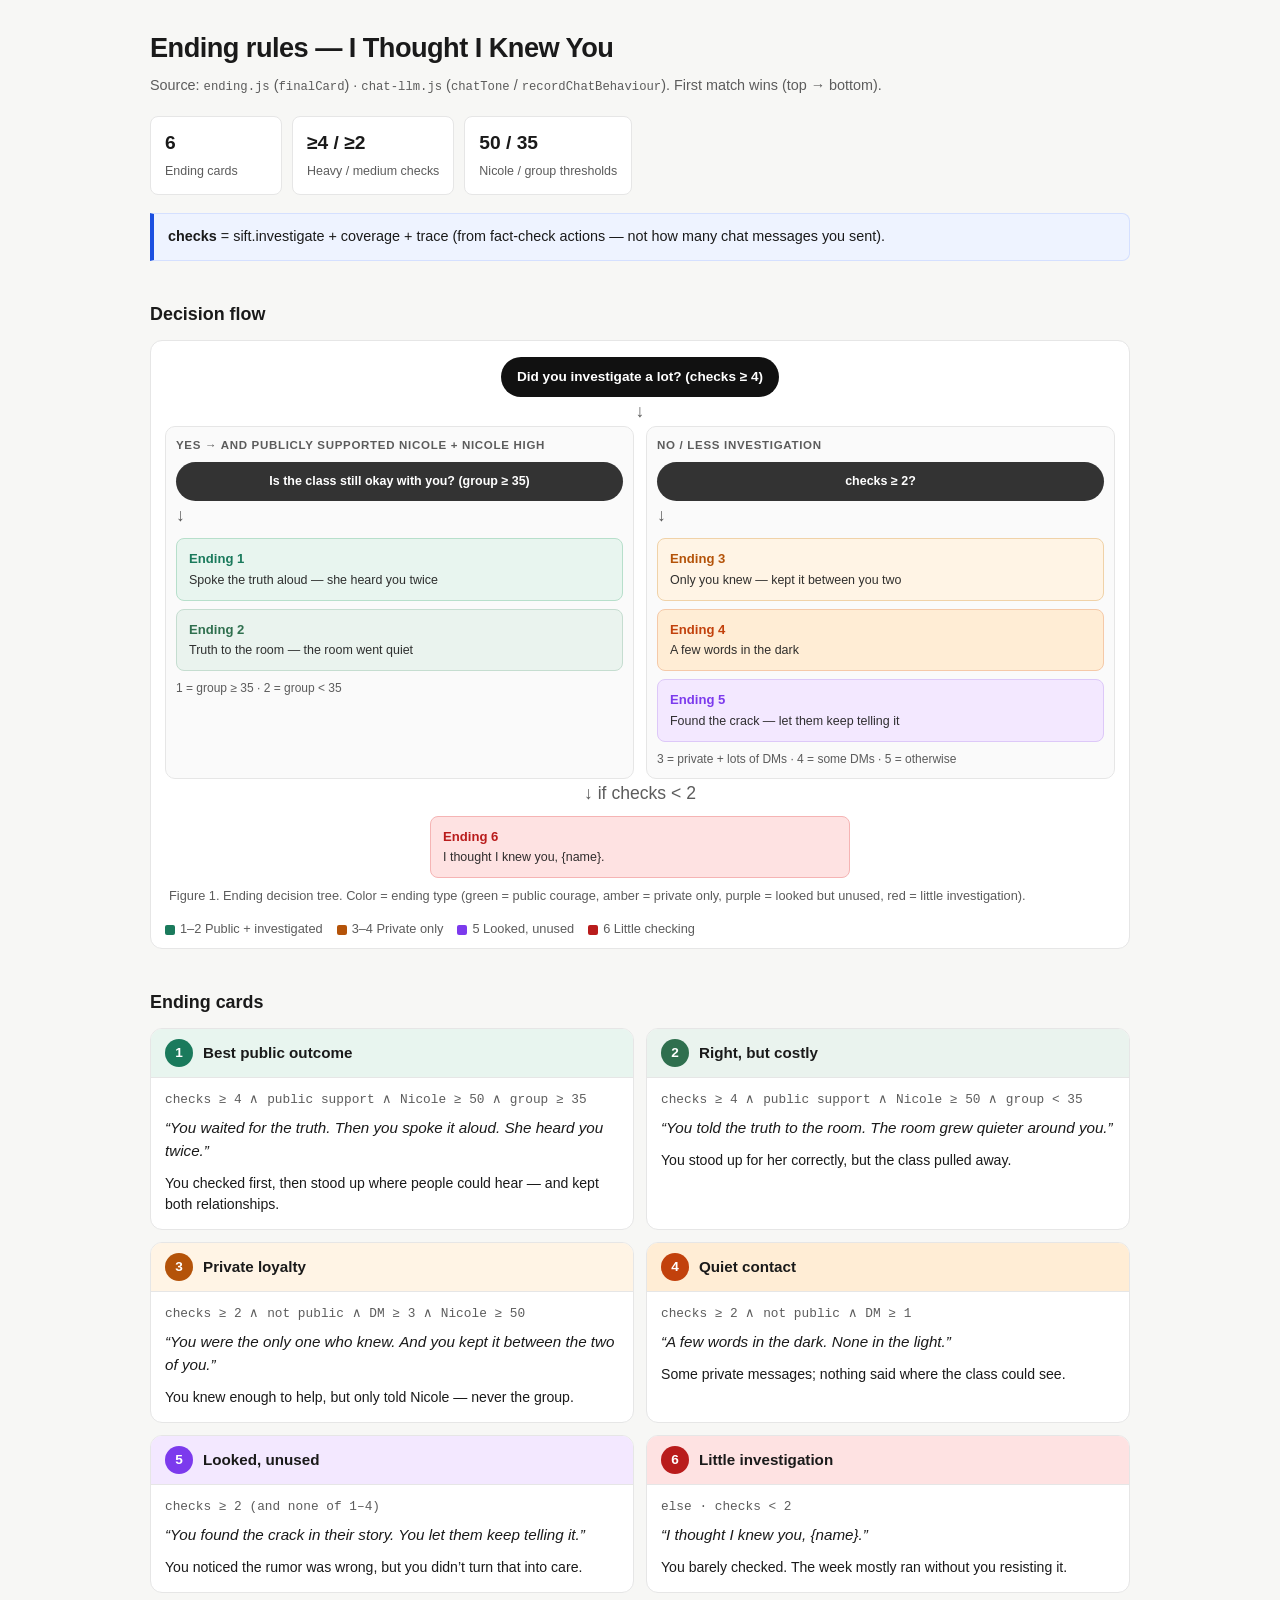
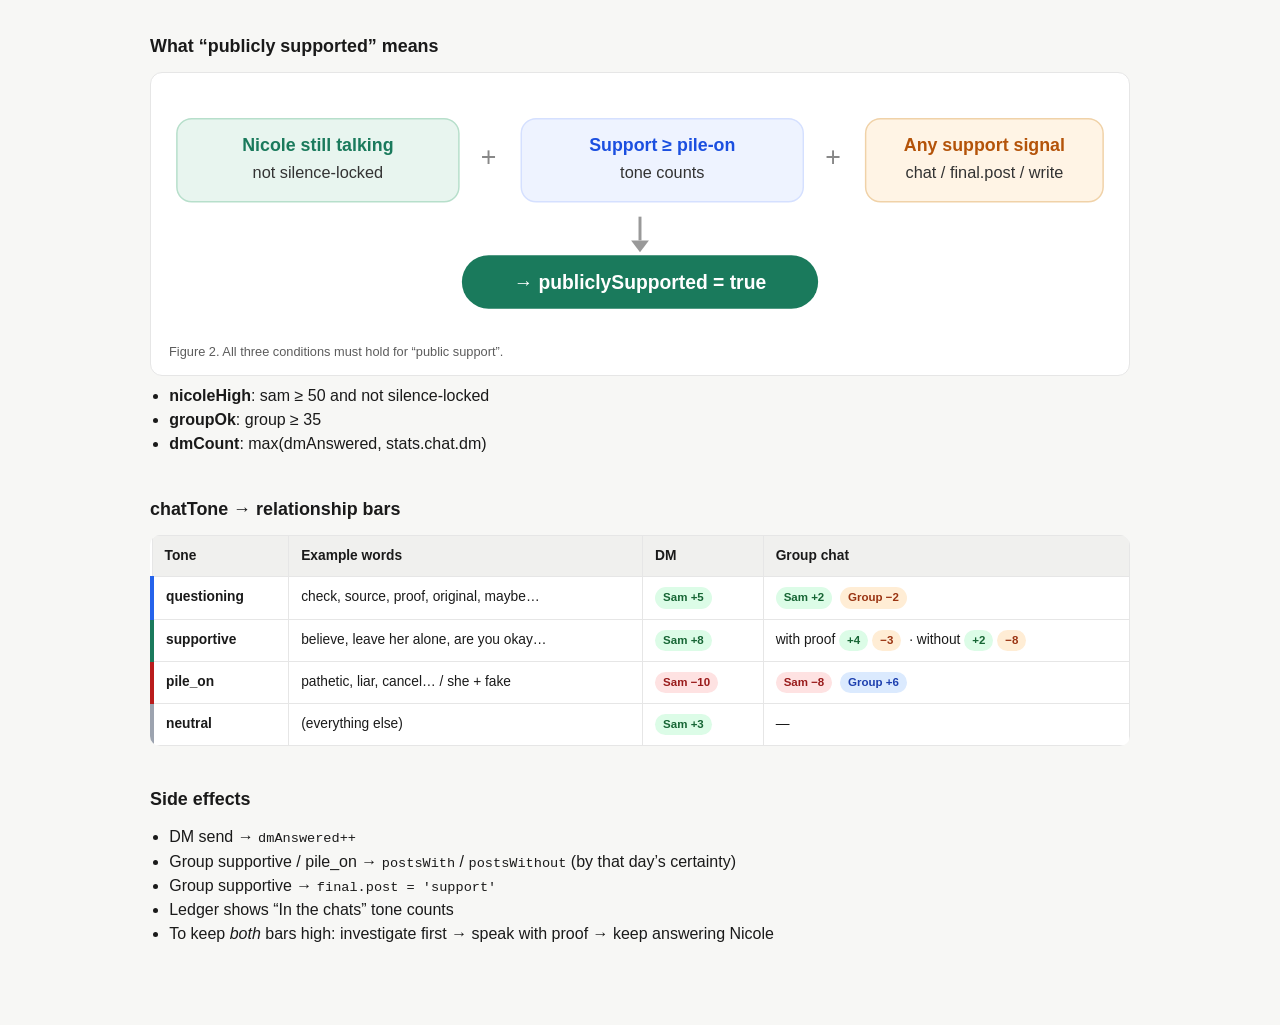
<file: docs/ending-rules.html>
<!DOCTYPE html>
<html lang="en">
<head>
  <meta charset="utf-8">
  <meta name="viewport" content="width=device-width, initial-scale=1">
  <title>Ending rules — I Thought I Knew You</title>
  <style>
    :root {
      --ink: #1a1a1a;
      --muted: #5c5c5c;
      --line: #e6e6e6;
      --bg: #f7f7f5;
      --card: #ffffff;
      --accent: #1b4fe0;
      --e1: #1a7a5c;
      --e2: #2f6f4e;
      --e3: #b45309;
      --e4: #c2410c;
      --e5: #7c3aed;
      --e6: #b91c1c;
      --soft1: #e8f5ef;
      --soft2: #eaf3ee;
      --soft3: #fff4e5;
      --soft4: #ffedd5;
      --soft5: #f3e8ff;
      --soft6: #fee2e2;
    }
    * { box-sizing: border-box; }
    body {
      margin: 0;
      font-family: "IBM Plex Sans", "Helvetica Neue", Arial, sans-serif;
      color: var(--ink);
      background: var(--bg);
      line-height: 1.5;
      padding: 28px 18px 72px;
    }
    main { max-width: 980px; margin: 0 auto; }
    h1 { font-size: 1.7rem; margin: 0 0 6px; letter-spacing: -0.02em; }
    h2 { font-size: 1.12rem; margin: 40px 0 12px; }
    h3 { font-size: 0.95rem; margin: 0 0 8px; }
    .sub { color: var(--muted); font-size: 0.9rem; margin: 0 0 20px; }
    .note {
      background: #eef3ff;
      border: 1px solid #d5e0ff;
      border-left: 4px solid var(--accent);
      padding: 12px 14px;
      font-size: 0.9rem;
      border-radius: 0 8px 8px 0;
    }
    .stats {
      display: flex;
      flex-wrap: wrap;
      gap: 10px;
      margin: 16px 0 18px;
    }
    .stat {
      background: var(--card);
      border: 1px solid var(--line);
      padding: 12px 14px;
      min-width: 132px;
      border-radius: 8px;
    }
    .stat b { display: block; font-size: 1.2rem; }
    .stat span { color: var(--muted); font-size: 0.78rem; }

    /* Flow figure */
    figure {
      margin: 0 0 8px;
      background: var(--card);
      border: 1px solid var(--line);
      border-radius: 12px;
      padding: 16px 14px 10px;
      overflow-x: auto;
    }
    figcaption {
      color: var(--muted);
      font-size: 0.8rem;
      margin-top: 8px;
      padding: 0 4px 4px;
    }
    .flow {
      display: flex;
      flex-direction: column;
      align-items: stretch;
      gap: 0;
      min-width: 520px;
    }
    .q {
      align-self: center;
      background: #111;
      color: #fff;
      padding: 10px 16px;
      border-radius: 999px;
      font-size: 0.85rem;
      font-weight: 600;
      text-align: center;
      max-width: 420px;
    }
    .arrow {
      align-self: center;
      color: var(--muted);
      font-size: 1.1rem;
      line-height: 1.2;
      padding: 4px 0;
    }
    .split {
      display: grid;
      grid-template-columns: 1fr 1fr;
      gap: 12px;
    }
    .branch {
      border: 1px solid var(--line);
      border-radius: 10px;
      padding: 10px;
      background: #fafafa;
    }
    .branch .label {
      font-size: 0.72rem;
      text-transform: uppercase;
      letter-spacing: 0.06em;
      color: var(--muted);
      margin-bottom: 8px;
      font-weight: 700;
    }
    .end {
      display: block;
      width: 100%;
      border-radius: 8px;
      padding: 10px 12px;
      text-decoration: none;
      color: inherit;
      border: 1px solid transparent;
      margin-top: 8px;
    }
    .end strong {
      display: block;
      font-size: 0.82rem;
      margin-bottom: 2px;
    }
    .end span {
      display: block;
      font-size: 0.78rem;
      opacity: 0.9;
    }
    .e1 { background: var(--soft1); border-color: #b7dfcb; }
    .e2 { background: var(--soft2); border-color: #c5ddd0; }
    .e3 { background: var(--soft3); border-color: #f0d2a8; }
    .e4 { background: var(--soft4); border-color: #f5c9a8; }
    .e5 { background: var(--soft5); border-color: #ddc8f8; }
    .e6 { background: var(--soft6); border-color: #f5b4b4; }
    .e1 strong { color: var(--e1); }
    .e2 strong { color: var(--e2); }
    .e3 strong { color: var(--e3); }
    .e4 strong { color: var(--e4); }
    .e5 strong { color: var(--e5); }
    .e6 strong { color: var(--e6); }

    /* Ending cards */
    .cards {
      display: grid;
      grid-template-columns: 1fr;
      gap: 12px;
    }
    @media (min-width: 720px) {
      .cards { grid-template-columns: 1fr 1fr; }
      .cards .full { grid-column: 1 / -1; }
    }
    .card {
      background: var(--card);
      border: 1px solid var(--line);
      border-radius: 12px;
      overflow: hidden;
      display: flex;
      flex-direction: column;
    }
    .card-top {
      padding: 10px 14px;
      display: flex;
      align-items: center;
      gap: 10px;
      border-bottom: 1px solid var(--line);
    }
    .badge {
      width: 28px;
      height: 28px;
      border-radius: 50%;
      display: flex;
      align-items: center;
      justify-content: center;
      color: #fff;
      font-weight: 700;
      font-size: 0.85rem;
      flex: 0 0 auto;
    }
    .b1 { background: var(--e1); }
    .b2 { background: var(--e2); }
    .b3 { background: var(--e3); }
    .b4 { background: var(--e4); }
    .b5 { background: var(--e5); }
    .b6 { background: var(--e6); }
    .card-top h3 { margin: 0; font-size: 0.95rem; }
    .card-body { padding: 12px 14px 14px; flex: 1; }
    .quote {
      font-style: italic;
      margin: 0 0 10px;
      font-size: 0.95rem;
    }
    .when {
      font-size: 0.8rem;
      color: var(--muted);
      margin: 0 0 8px;
      font-family: ui-monospace, Menlo, monospace;
    }
    .meaning {
      font-size: 0.88rem;
      margin: 0;
      color: var(--ink);
    }

    table {
      width: 100%;
      border-collapse: collapse;
      background: var(--card);
      font-size: 0.86rem;
      border-radius: 10px;
      overflow: hidden;
    }
    th, td {
      border: 1px solid var(--line);
      padding: 10px 12px;
      text-align: left;
      vertical-align: top;
    }
    th { background: #f0f0ee; font-weight: 600; }
    .tone-q { border-left: 4px solid #2563eb; }
    .tone-s { border-left: 4px solid var(--e1); }
    .tone-p { border-left: 4px solid var(--e6); }
    .tone-n { border-left: 4px solid #9ca3af; }
    .pill {
      display: inline-block;
      font-size: 0.72rem;
      font-weight: 700;
      padding: 2px 8px;
      border-radius: 999px;
      margin-right: 4px;
    }
    .pill-sam-up { background: #dcfce7; color: #166534; }
    .pill-sam-dn { background: #fee2e2; color: #991b1b; }
    .pill-grp-up { background: #dbeafe; color: #1e40af; }
    .pill-grp-dn { background: #ffedd5; color: #9a3412; }
    ul { margin: 8px 0; padding-left: 1.2em; }
    code { font-family: ui-monospace, Menlo, monospace; font-size: 0.85em; }
    .legend {
      display: flex;
      flex-wrap: wrap;
      gap: 8px 14px;
      margin: 10px 0 0;
      font-size: 0.8rem;
      color: var(--muted);
    }
    .legend i {
      display: inline-block;
      width: 10px;
      height: 10px;
      border-radius: 2px;
      margin-right: 5px;
      vertical-align: middle;
    }
  </style>
</head>
<body>
<main>
  <h1>Ending rules — I Thought I Knew You</h1>
  <p class="sub">
    Source: <code>ending.js</code> (<code>finalCard</code>) ·
    <code>chat-llm.js</code> (<code>chatTone</code> / <code>recordChatBehaviour</code>).
    First match wins (top → bottom).
  </p>

  <div class="stats">
    <div class="stat"><b>6</b><span>Ending cards</span></div>
    <div class="stat"><b>≥4 / ≥2</b><span>Heavy / medium checks</span></div>
    <div class="stat"><b>50 / 35</b><span>Nicole / group thresholds</span></div>
  </div>

  <p class="note">
    <strong>checks</strong> = sift.investigate + coverage + trace
    (from fact-check actions — not how many chat messages you sent).
  </p>

  <h2>Decision flow</h2>
  <figure>
    <div class="flow" aria-label="Ending decision flowchart">
      <div class="q">Did you investigate a lot? (checks ≥ 4)</div>
      <div class="arrow">↓</div>
      <div class="split">
        <div class="branch">
          <div class="label">Yes → and publicly supported Nicole + Nicole high</div>
          <div class="q" style="background:#333;font-size:0.78rem;max-width:none;">Is the class still okay with you? (group ≥ 35)</div>
          <div class="arrow">↓</div>
          <a class="end e1" href="#ending-1"><strong>Ending 1</strong><span>Spoke the truth aloud — she heard you twice</span></a>
          <a class="end e2" href="#ending-2"><strong>Ending 2</strong><span>Truth to the room — the room went quiet</span></a>
          <p style="font-size:0.75rem;color:var(--muted);margin:8px 0 0;">1 = group ≥ 35 · 2 = group &lt; 35</p>
        </div>
        <div class="branch">
          <div class="label">No / less investigation</div>
          <div class="q" style="background:#333;font-size:0.78rem;max-width:none;">checks ≥ 2?</div>
          <div class="arrow">↓</div>
          <a class="end e3" href="#ending-3"><strong>Ending 3</strong><span>Only you knew — kept it between you two</span></a>
          <a class="end e4" href="#ending-4"><strong>Ending 4</strong><span>A few words in the dark</span></a>
          <a class="end e5" href="#ending-5"><strong>Ending 5</strong><span>Found the crack — let them keep telling it</span></a>
          <p style="font-size:0.75rem;color:var(--muted);margin:8px 0 0;">3 = private + lots of DMs · 4 = some DMs · 5 = otherwise</p>
        </div>
      </div>
      <div class="arrow">↓ if checks &lt; 2</div>
      <a class="end e6" href="#ending-6" style="max-width:420px;align-self:center;"><strong>Ending 6</strong><span>I thought I knew you, {name}.</span></a>
    </div>
    <figcaption>
      Figure 1. Ending decision tree. Color = ending type
      (green = public courage, amber = private only, purple = looked but unused, red = little investigation).
    </figcaption>
    <div class="legend">
      <span><i style="background:var(--e1)"></i>1–2 Public + investigated</span>
      <span><i style="background:var(--e3)"></i>3–4 Private only</span>
      <span><i style="background:var(--e5)"></i>5 Looked, unused</span>
      <span><i style="background:var(--e6)"></i>6 Little checking</span>
    </div>
  </figure>

  <h2>Ending cards</h2>
  <div class="cards">
    <article class="card" id="ending-1">
      <div class="card-top" style="background:var(--soft1)">
        <div class="badge b1">1</div>
        <h3>Best public outcome</h3>
      </div>
      <div class="card-body">
        <p class="when">checks ≥ 4 ∧ public support ∧ Nicole ≥ 50 ∧ group ≥ 35</p>
        <p class="quote">“You waited for the truth. Then you spoke it aloud. She heard you twice.”</p>
        <p class="meaning">You checked first, then stood up where people could hear — and kept both relationships.</p>
      </div>
    </article>

    <article class="card" id="ending-2">
      <div class="card-top" style="background:var(--soft2)">
        <div class="badge b2">2</div>
        <h3>Right, but costly</h3>
      </div>
      <div class="card-body">
        <p class="when">checks ≥ 4 ∧ public support ∧ Nicole ≥ 50 ∧ group &lt; 35</p>
        <p class="quote">“You told the truth to the room. The room grew quieter around you.”</p>
        <p class="meaning">You stood up for her correctly, but the class pulled away.</p>
      </div>
    </article>

    <article class="card" id="ending-3">
      <div class="card-top" style="background:var(--soft3)">
        <div class="badge b3">3</div>
        <h3>Private loyalty</h3>
      </div>
      <div class="card-body">
        <p class="when">checks ≥ 2 ∧ not public ∧ DM ≥ 3 ∧ Nicole ≥ 50</p>
        <p class="quote">“You were the only one who knew. And you kept it between the two of you.”</p>
        <p class="meaning">You knew enough to help, but only told Nicole — never the group.</p>
      </div>
    </article>

    <article class="card" id="ending-4">
      <div class="card-top" style="background:var(--soft4)">
        <div class="badge b4">4</div>
        <h3>Quiet contact</h3>
      </div>
      <div class="card-body">
        <p class="when">checks ≥ 2 ∧ not public ∧ DM ≥ 1</p>
        <p class="quote">“A few words in the dark. None in the light.”</p>
        <p class="meaning">Some private messages; nothing said where the class could see.</p>
      </div>
    </article>

    <article class="card" id="ending-5">
      <div class="card-top" style="background:var(--soft5)">
        <div class="badge b5">5</div>
        <h3>Looked, unused</h3>
      </div>
      <div class="card-body">
        <p class="when">checks ≥ 2 (and none of 1–4)</p>
        <p class="quote">“You found the crack in their story. You let them keep telling it.”</p>
        <p class="meaning">You noticed the rumor was wrong, but you didn’t turn that into care.</p>
      </div>
    </article>

    <article class="card" id="ending-6">
      <div class="card-top" style="background:var(--soft6)">
        <div class="badge b6">6</div>
        <h3>Little investigation</h3>
      </div>
      <div class="card-body">
        <p class="when">else · checks &lt; 2</p>
        <p class="quote">“I thought I knew you, {name}.”</p>
        <p class="meaning">You barely checked. The week mostly ran without you resisting it.</p>
      </div>
    </article>
  </div>

  <h2>What “publicly supported” means</h2>
  <figure>
    <svg viewBox="0 0 640 160" width="100%" height="auto" role="img" aria-label="Public support checklist">
      <rect x="8" y="20" width="190" height="56" rx="10" fill="#e8f5ef" stroke="#b7dfcb"/>
      <text x="103" y="42" text-anchor="middle" font-size="12" font-family="IBM Plex Sans, Arial" fill="#1a7a5c" font-weight="700">Nicole still talking</text>
      <text x="103" y="60" text-anchor="middle" font-size="11" font-family="IBM Plex Sans, Arial" fill="#333">not silence-locked</text>

      <text x="218" y="52" text-anchor="middle" font-size="18" fill="#888">+</text>

      <rect x="240" y="20" width="190" height="56" rx="10" fill="#eef3ff" stroke="#d5e0ff"/>
      <text x="335" y="42" text-anchor="middle" font-size="12" font-family="IBM Plex Sans, Arial" fill="#1b4fe0" font-weight="700">Support ≥ pile-on</text>
      <text x="335" y="60" text-anchor="middle" font-size="11" font-family="IBM Plex Sans, Arial" fill="#333">tone counts</text>

      <text x="450" y="52" text-anchor="middle" font-size="18" fill="#888">+</text>

      <rect x="472" y="20" width="160" height="56" rx="10" fill="#fff4e5" stroke="#f0d2a8"/>
      <text x="552" y="42" text-anchor="middle" font-size="12" font-family="IBM Plex Sans, Arial" fill="#b45309" font-weight="700">Any support signal</text>
      <text x="552" y="60" text-anchor="middle" font-size="11" font-family="IBM Plex Sans, Arial" fill="#333">chat / final.post / write</text>

      <path d="M320 86 v16" stroke="#999" stroke-width="2"/>
      <polygon points="320,110 314,102 326,102" fill="#999"/>

      <rect x="200" y="112" width="240" height="36" rx="18" fill="#1a7a5c"/>
      <text x="320" y="135" text-anchor="middle" font-size="13" font-family="IBM Plex Sans, Arial" fill="#fff" font-weight="700">→ publiclySupported = true</text>
    </svg>
    <figcaption>Figure 2. All three conditions must hold for “public support”.</figcaption>
  </figure>

  <ul>
    <li><strong>nicoleHigh</strong>: sam ≥ 50 and not silence-locked</li>
    <li><strong>groupOk</strong>: group ≥ 35</li>
    <li><strong>dmCount</strong>: max(dmAnswered, stats.chat.dm)</li>
  </ul>

  <h2>chatTone → relationship bars</h2>
  <table>
    <thead>
      <tr><th>Tone</th><th>Example words</th><th>DM</th><th>Group chat</th></tr>
    </thead>
    <tbody>
      <tr>
        <td class="tone-q"><strong>questioning</strong></td>
        <td>check, source, proof, original, maybe…</td>
        <td><span class="pill pill-sam-up">Sam +5</span></td>
        <td><span class="pill pill-sam-up">Sam +2</span> <span class="pill pill-grp-dn">Group −2</span></td>
      </tr>
      <tr>
        <td class="tone-s"><strong>supportive</strong></td>
        <td>believe, leave her alone, are you okay…</td>
        <td><span class="pill pill-sam-up">Sam +8</span></td>
        <td>with proof <span class="pill pill-sam-up">+4</span><span class="pill pill-grp-dn">−3</span> · without <span class="pill pill-sam-up">+2</span><span class="pill pill-grp-dn">−8</span></td>
      </tr>
      <tr>
        <td class="tone-p"><strong>pile_on</strong></td>
        <td>pathetic, liar, cancel… / she + fake</td>
        <td><span class="pill pill-sam-dn">Sam −10</span></td>
        <td><span class="pill pill-sam-dn">Sam −8</span> <span class="pill pill-grp-up">Group +6</span></td>
      </tr>
      <tr>
        <td class="tone-n"><strong>neutral</strong></td>
        <td>(everything else)</td>
        <td><span class="pill pill-sam-up">Sam +3</span></td>
        <td>—</td>
      </tr>
    </tbody>
  </table>

  <h2>Side effects</h2>
  <ul>
    <li>DM send → <code>dmAnswered++</code></li>
    <li>Group supportive / pile_on → <code>postsWith</code> / <code>postsWithout</code> (by that day’s certainty)</li>
    <li>Group supportive → <code>final.post = 'support'</code></li>
    <li>Ledger shows “In the chats” tone counts</li>
    <li>To keep <em>both</em> bars high: investigate first → speak with proof → keep answering Nicole</li>
  </ul>
</main>
</body>
</html>
</file>
